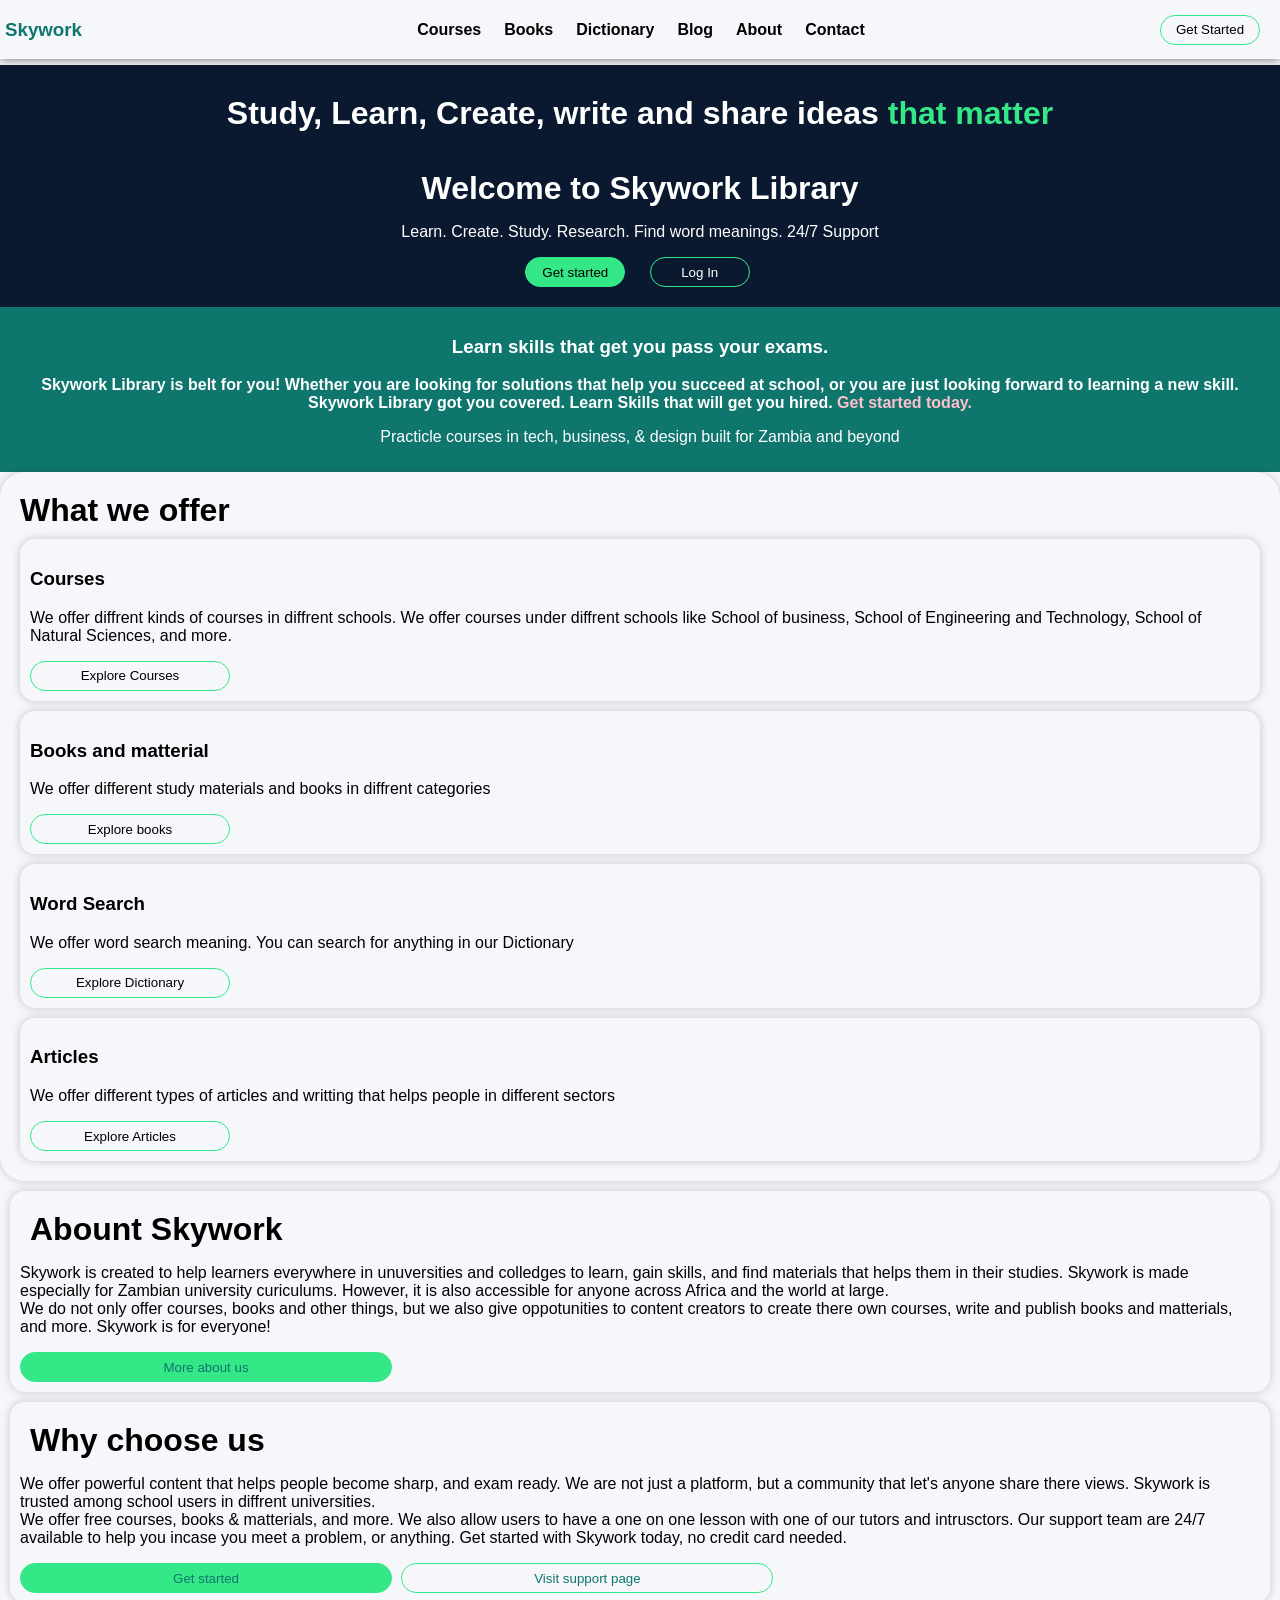
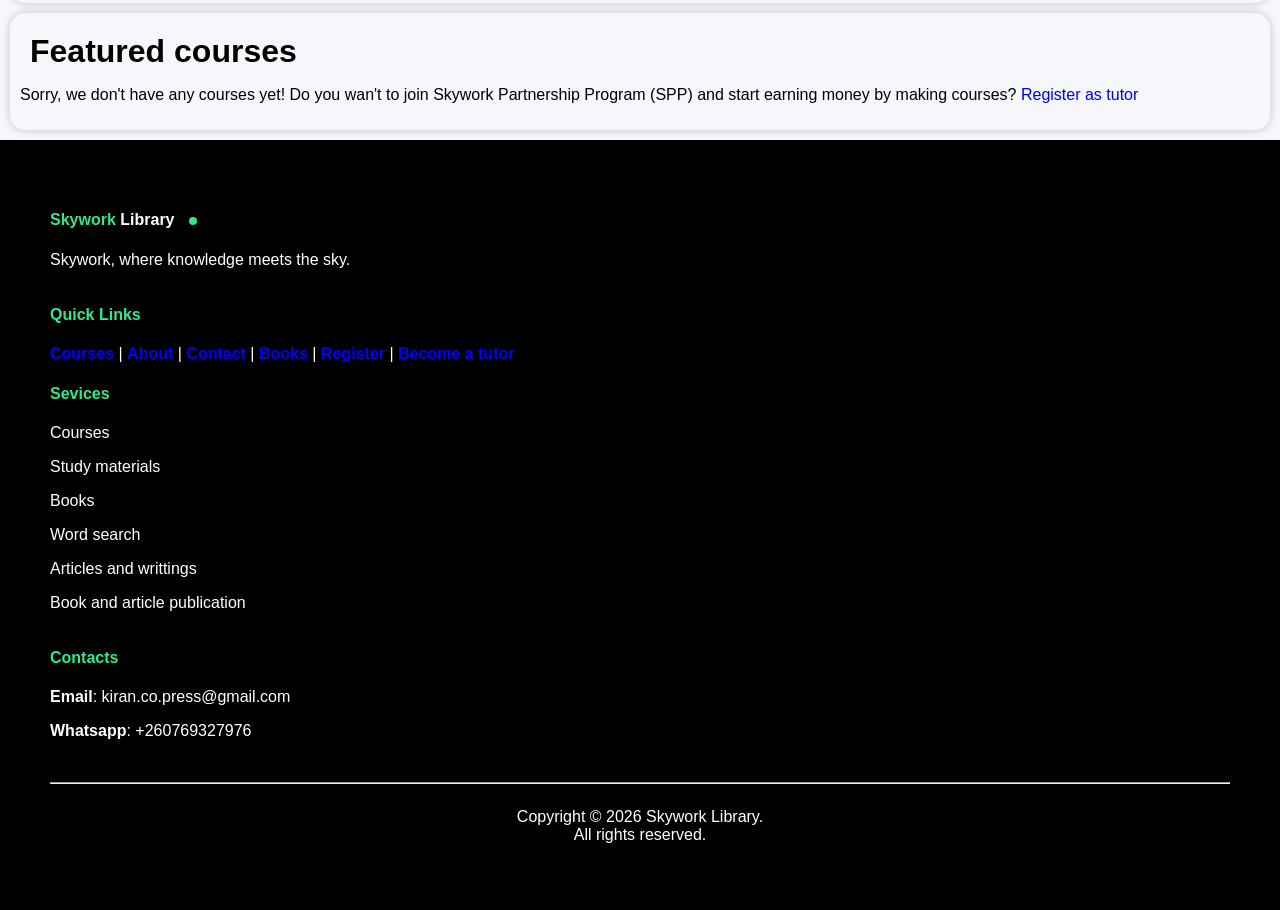
<file: index.html>
<!DOCTYPE html>
<html>
<head>
	<title>Skywork Library - Book & Course library</title>
    <meta name="viewport" content="width=device-width, initial-scale=1.0">
    <meta name="description" content="Skywork Library is a professional online...">
    <link rel="stylesheet" href="home.css">
</head>
<body>


<header>
    <nav>
    <h3 class="logo">Skywork </h3>
        <ul class="topBarMenu">
            <li><a href="courses.html">Courses</a></li> 
            <li><a href="books.html">Books</a></li> 
            <li><a href="dictionary.html">Dictionary</a></li> 
            <li><a href="blog.html">Blog</a></li>       
            <li><a href="about.html">About</a></li>                       
            <li><a href="contact.html">Contact</a></li>
        </ul>
         <div class="ham pointer">
            <span class="hamburger"></span>
            <span class="hamburger"></span>
            <span class="hamburger"></span>
            
        </div> 
<a href="signup.html"><button class="btn pointer menu-btn" id="getStarted">Get Started</button></a>
    </nav>
    
    
    <aside>
        <div class="hamclose">
          <h3><i>Quick Menu</i></h3>
           <div class="close pointer">
            <span class="hamburger"></span>
            <span class="hamburger"></span>
            <span class="hamburger"></span>
        </div>
       </div> 
         
                  <ul id="aside">   
            <li><a href="courses.html">Courses</a></li> 
            <li><a href="books.html">Books</a></li> 
            <li><a href="dictionary.html">Dictionary</a></li> 
            <li><a href="blog.html">Blog</a></li>       
            <li><a href="about.html">About</a></li>                       
            <li><a href="contact.html">Contact</a></li>
            
        </ul> <center>
       <a href="signup.html"> <button class="rl primary pointer">Create an account</button></a>
       <a href="login"> <button class="rl secondary pointer">Log in</button> </a>
        
        <b><p id="zulu"><span style="color: #35E887">Skywork</span> Library <span class="dot"></span>
        </p></b></center>
        
       </aside> 
    
 </header>   
    
<main>

<div class="intro">
<center>
    <h1>Study, Learn, Create, write and share ideas <span style="color: rgb(53, 232, 135)">that matter</span></h1><br>
    
    <h1>Welcome to <span id="one">Skywork </span><span id="two">Library</span></h1>
    <p>Learn. Create. Study. Research. Find word meanings. 24/7 Support</p> 
   <a href="signup.html"> <button class="btn primary" id="getStarted">Get started</button> </a>
   <a href="login.html"><button class="btn secondary">Log In</button></a>
    
<center>
</div>

<div id="first">
<center>
    <h3>Learn skills that get you pass your exams.</h3> <p><strong> Skywork Library is belt for you! Whether you are looking for solutions that help you succeed at school, or you are just looking forward to learning a new skill.<br> Skywork Library got you covered. Learn Skills that will get you hired. <span style="color: pink"> Get started today.</span></strong></p>
    
    <p>Practicle courses in tech, business, & design built for Zambia and beyond</p>
</center>
</div>
<div id="services">
<div class="services">

<h1>What we offer</h1>
<div class="card">
<h3> Courses </h3>
<p>We offer diffrent kinds of courses in diffrent schools. We offer courses under diffrent schools like School of business, School of Engineering and Technology, School of Natural Sciences, and more.</p>
<a href="courses.html"><button class="btn pointer">Explore Courses</button></a>
</div>
<div class="card">
<h3>Books and matterial</h3>
<p>We offer different study materials and books in diffrent categories</p>
<a href="books.html"><button class="btn pointer">Explore books </button></a>
</div>
<div class="card">
<h3>Word Search</h3>
<p>We offer word search meaning. You can search for anything in our Dictionary</p>
<a href="dictionary.html"><button class="btn pointer">Explore Dictionary </button></a>
</div>
<div class="card">
<h3>Articles</h3>
<p>We offer different types of articles and writting that helps people in different sectors</p>
<a href="articles.html"><button class="btn pointer">Explore Articles</button></a>
</div>
</div>
</div>



<div class="card ab" >
<h1>Abount Skywork</h1>
<p>Skywork is created to help learners everywhere in unuversities and colledges to learn, gain skills, and find materials that helps them in their studies. Skywork is made especially for Zambian university curiculums. However, it is also accessible for anyone across Africa and the world at large.<br> We do not only offer courses, books and other things, but we also give oppotunities to content creators to create there own courses, write and publish books and matterials, and more. Skywork is for everyone! </p>
<a href="about.html"><button class="btn primary">More about us</button> </a>
</div>


<div class="card ab"> <h1>Why choose us</h1>
<p>We offer powerful content that helps people become sharp, and exam ready. We are not just a platform, but a community that let's anyone share there views. Skywork is trusted among school users in diffrent universities. <br> We offer free courses, books & matterials, and more. We also allow users to have a one on one lesson with one of our tutors and intrusctors. Our support team are 24/7 available to help you incase you meet a problem, or anything. Get started with Skywork today, no credit card needed. </p>
<a href="signup.html"><button class="btn primary">Get started</button></a><a href="contact.html"> <button class="btn secondary">Visit support page</button></a>
</div>


<div class="card">
<h1>Featured courses</h1>
<p>Sorry, we don't have any courses yet! Do you wan't to join Skywork Partnership Program (SPP) and start earning money by making courses? <a href="tutor.html">Register as tutor</a></p>
</div>

</main>

   
<footer>
 <h4><span style="color: #35E887">Skywork</span> Library <span class="dot"></span></h4>
 <p>Skywork, where knowledge meets the sky.</p>
 <div class="solutions">
    <div id="quick">
    
        <h4 style="color:#35E887">Quick Links</h4>
       <a href="home.html" style="color:blue; font-weight: bold"> Courses</a> |
       <a href="about.html" style="color:blue; font-weight: bold"> About </a>|
       <a href="contact.html" style="color:blue; font-weight: bold"> Contact </a>|
       <a href="books.html" style="color:blue; font-weight: bold"> Books</a> |
       <a href="register.html" style="color:blue; font-weight: bold"> Register</a> |
       <a href="tutor.html" style="color:blue; font-weight: bold"> Become a tutor</a>
     </div>
    <div id="services"  >
        
        <h4 style="color:#35E887">Sevices</h4>
        <p>Courses</p>
        <p>Study materials</p>
        <p>Books</p>
        <p>Word search</p>
        <p>Articles and writtings</p>
        <p>Book and article publication</p>
     </div>
 
 
 </div>
 
 <h4 style="color:#35E887">Contacts </h4>
  <p><b>Email</b>: <a style="color: white" href="mailto: kiran.co.press@gmail.com?subject=Need%20Help" id="wats">kiran.co.press@gmail.com</a></p>
 <p><b>Whatsapp</b>: <a style="color: white" id="wats" href="https://wa.me/260769327976?text=Hello%20I%20need%20help%20with...">+260769327976</a></p><br><hr>
<center>
<p>Copyright &copy; 2026 Skywork Library. <br> All rights reserved.</p>
</center>
</footer>

<script src="sky.js"></script>
</body>
</html>
</file>
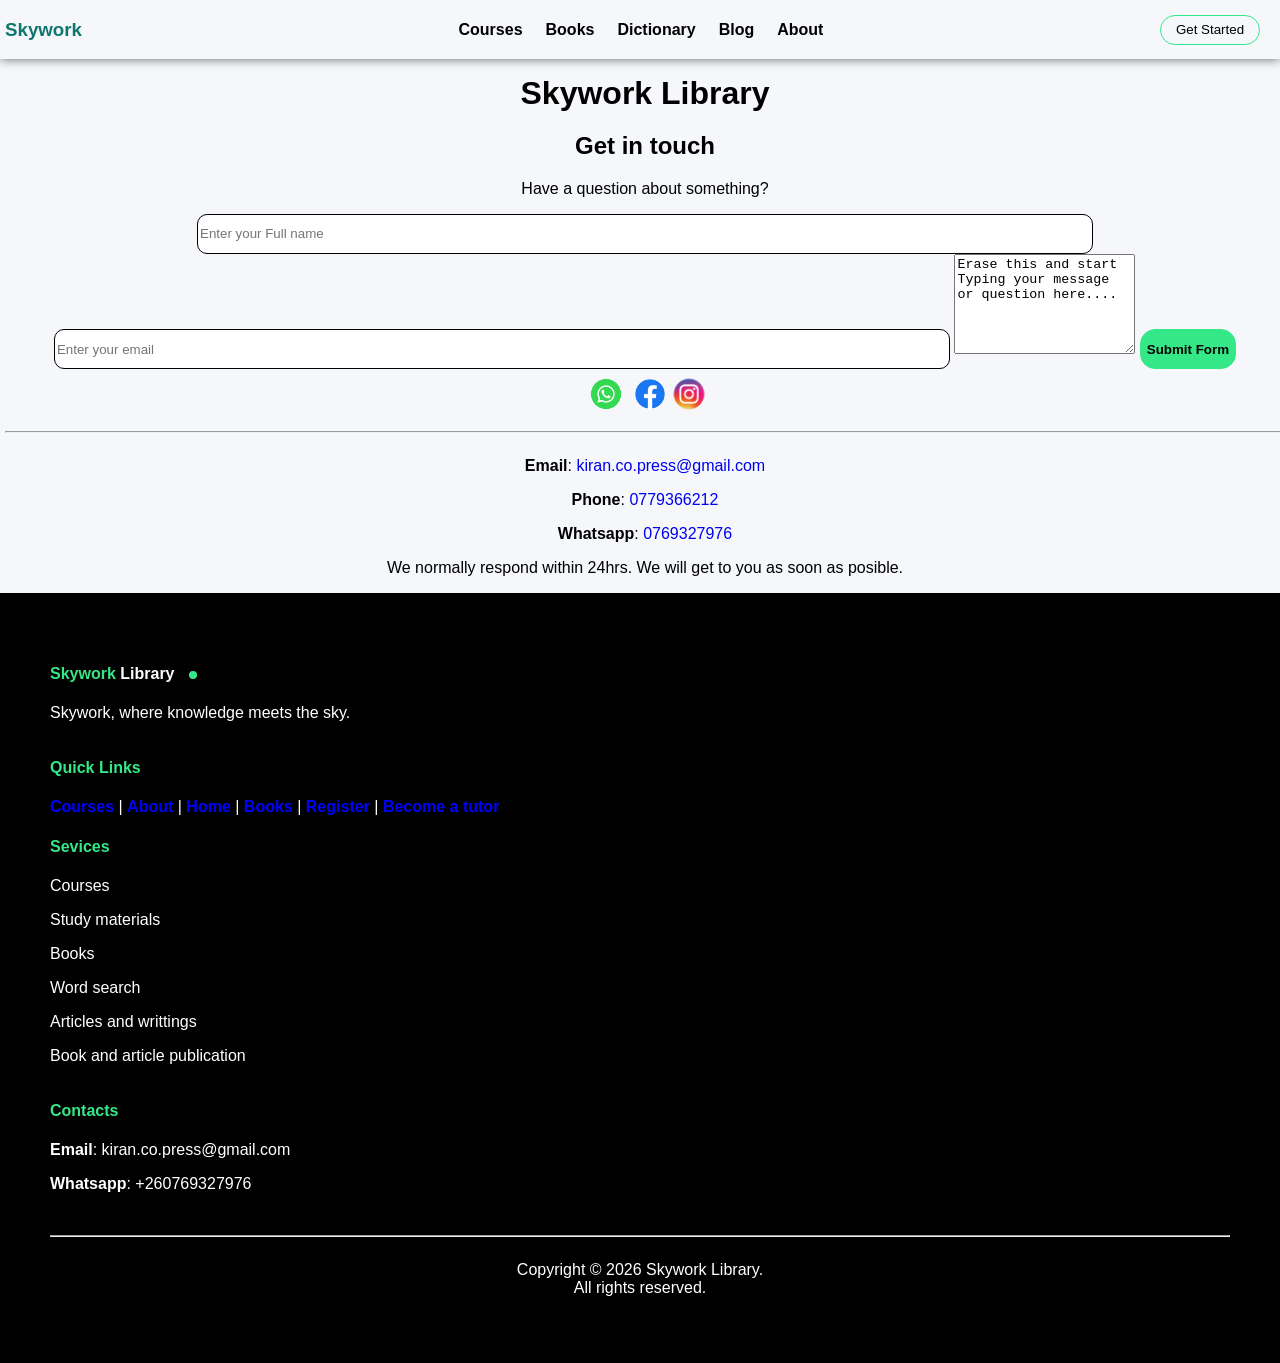
<file: contact.html>
<!DOCTYPE html>
<html>
<head>
	<title>Skywork Library | Contact us</title>
     <meta name="description" content="Paul Zulu is a Zambian Male author, web developer and digital defender who provides web development, graphic designing and book writting services.">
    <meta name="robots" content="index,follow">
    <meta name="viewport" content="width=device-width, initial-scale=1.0">
    
    <link rel="icon" type="image/png" href="./favicon.png">
    <link rel="stylesheet" href="./home.css">
    
</head>
<body>


<header>
    <nav>
    <h3 class="logo">Skywork </h3>
        <ul class="topBarMenu">
            <li><a href="courses.html">Courses</a></li> 
            <li><a href="books.html">Books</a></li> 
            <li><a href="dictionary.html">Dictionary</a></li> 
            <li><a href="blog.html">Blog</a></li>       
            <li><a href="about.html">About</a></li>                       
            
        </ul>
         <div class="ham pointer">
            <span class="hamburger"></span>
            <span class="hamburger"></span>
            <span class="hamburger"></span>
            
        </div> 
<a href="signup.html"><button class="btn pointer menu-btn" id="getStarted">Get Started</button></a>
    </nav>
    
    
    <aside>
        <div class="hamclose">
          <h3><i>Quick Menu</i></h3>
           <div class="close pointer">
            <span class="hamburger"></span>
            <span class="hamburger"></span>
            <span class="hamburger"></span>
        </div>
       </div> 
         
                  <ul id="aside">   
            <li><a href="courses.html">Courses</a></li> 
            <li><a href="books.html">Books</a></li> 
            <li><a href="dictionary.html">Dictionary</a></li> 
            <li><a href="contact.html">Home</a></li>
            <li><a href="blog.html">Blog</a></li>       
            <li><a href="about.html">About</a></li>                       
            
            
        </ul> <center>
       <a href="signup.html"> <button class="rl primary pointer">Create an account</button></a>
       <a href="login"> <button class="rl secondary pointer">Log in</button> </a>
        
        <b><p id="zulu"><span style="color: #35E887">Skywork</span> Library <span class="dot"></span>
        </p></b></center>
        
       </aside> 
    
 </header>  


<main>
 <center>
 <h1><span id="one">Skywork </span>Library</h1>
  <h2>Get in touch</h2>
 
    <p>Have a question about something?</p>
    
   
    <div class="form"> <form>
        <input type="text" placeholder="Enter your Full name" required>
        <input type="email" placeholder="Enter your email" required>
        <textarea placeholder="Enter a message or question you want to sent us..." required>Erase this and start Typing your message or question here....</textarea>
        <button id="submit" class="pointer">Submit Form</button>
    </form>
      <div class="social-icons">
  
  <a href="https://wa.me/260769327976"><image src="whatsapp.png" class="si" ></image></a>
 <a href="https://m.me/61572000681704"> <image src="facebook.jpg" class="si" id="fb"></image> </a>
 <a href="https://www.instagram.com/paulrayzulu"> <image src="instagram.png" class="si" id="ins"></image> </a>
  <hr>
  </div>
    </div>
    <p><b>Email</b>: <a href="mailto: kiran.co.press@gmail.com?subject=Need%20Help">kiran.co.press@gmail.com</a></p>
    <p><b>Phone</b>: <a href="tel:+260779366212">0779366212</a></p>
    <p><b>Whatsapp</b>: <a href="https://wa.me/260769327976?text=Hello%20I%20need%20help%20with...">0769327976</a></p>
    <p>We normally respond within 24hrs. We will get to you as soon as posible.</p>
</center>


</main>




   
<footer>
 <h4><span style="color: #35E887" id="two">Skywork</span> Library <span class="dot"></span></h4>
 <p>Skywork, where knowledge meets the sky.</p>
 <div class="solutions">
    <div id="quick">
    
        <h4 style="color:#35E887">Quick Links</h4>
       <a href="home.html" style="color:blue; font-weight: bold"> Courses</a> |
       <a href="about.html" style="color:blue; font-weight: bold"> About </a>|
       <a href="index.html" style="color:blue; font-weight: bold"> Home </a>|
       <a href="books.html" style="color:blue; font-weight: bold"> Books</a> |
       <a href="register.html" style="color:blue; font-weight: bold"> Register</a> |
       <a href="tutor.html" style="color:blue; font-weight: bold"> Become a tutor</a>
     </div>
    <div id="services"  >
        
        <h4 style="color:#35E887">Sevices</h4>
        <p>Courses</p>
        <p>Study materials</p>
        <p>Books</p>
        <p>Word search</p>
        <p>Articles and writtings</p>
        <p>Book and article publication</p>
     </div>
 
 
 </div>
 
 <h4 style="color:#35E887">Contacts </h4>
 <p><b>Email</b>: <a href="mailto: kiran.co.press@gmail.com?subject=Need%20Help" id="wats">kiran.co.press@gmail.com</a></p>
 <p><b>Whatsapp</b>: <a id="wats" href="https://wa.me/260769327976?text=Hello%20I%20need%20help%20with...">+260769327976</a></p><br><hr>
<center>
<p>Copyright &copy; 2026 Skywork Library. <br> All rights reserved.</p>
</center>
</footer>






<style>
main{
    margin-left: 5px;
}
#wats{
    color: white;
}
</style>
<script src="sky.js"></script>
</body>
</html>
</file>
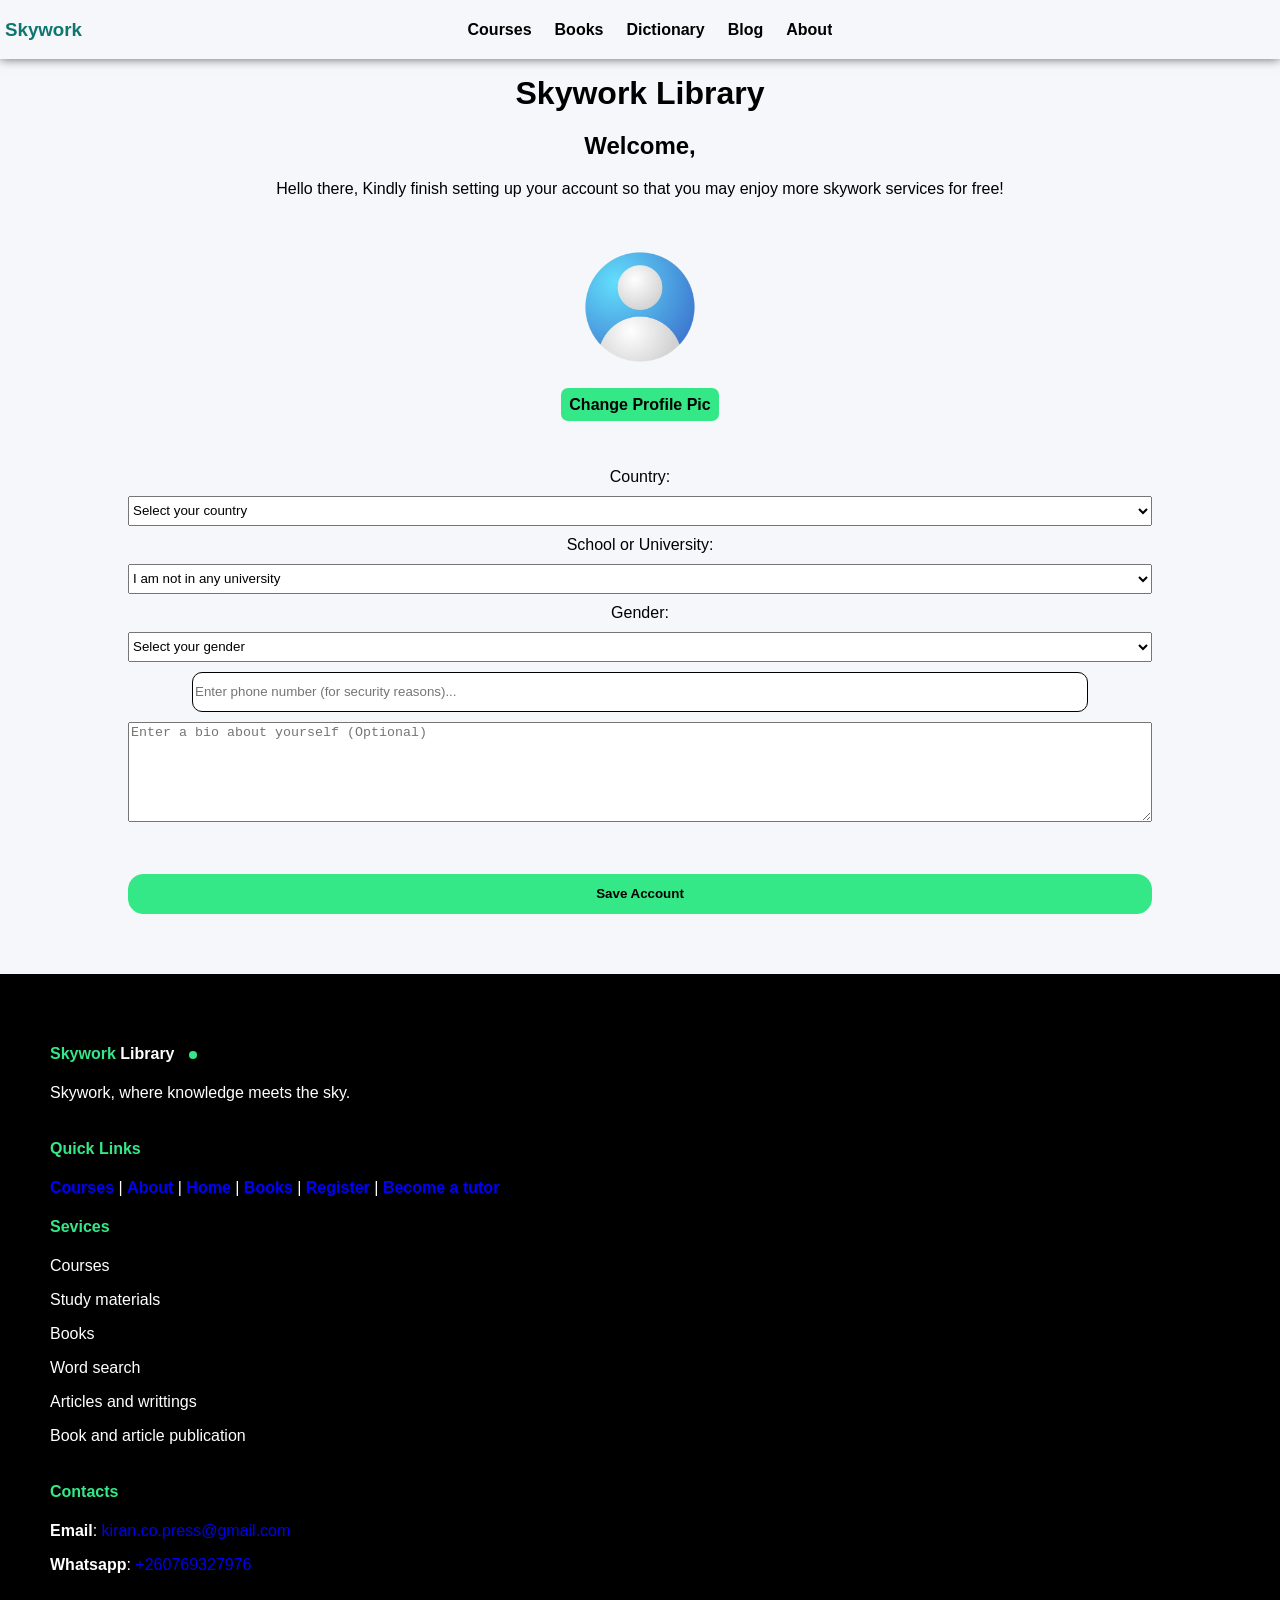
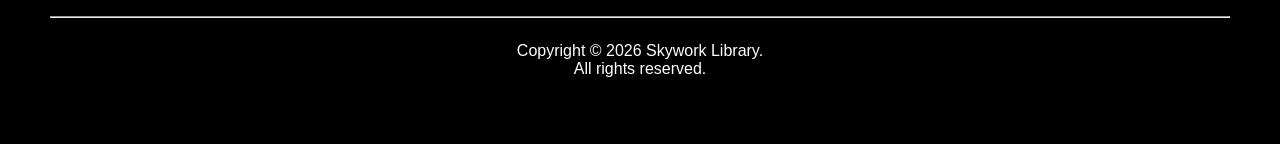
<file: getstarted.html>
<!DOCTYPE html>
<html>
<head>
	<title>Skywork Library | Get Started</title>
     <meta name="description" content="Get started with us by making an account. Create a Skywork Library account for free and in easy steps. ">
    <meta name="robots" content="index,follow">
    <meta name="viewport" content="width=device-width, initial-scale=1.0">
    
    <link rel="icon" type="image/png" href="./favicon.png">
    <link rel="stylesheet" href="./home.css">
    
</head>
<body>

<header>
    <nav>
    <h3 class="logo">Skywork </h3>
        <ul class="topBarMenu">
            <li><a href="courses.html">Courses</a></li> 
            <li><a href="books.html">Books</a></li> 
            <li><a href="dictionary.html">Dictionary</a></li> 
            <li><a href="blog.html">Blog</a></li>       
            <li><a href="about.html">About</a></li>                       
            
        </ul>
         <div class="ham pointer">
            <span class="hamburger"></span>
            <span class="hamburger"></span>
            <span class="hamburger"></span>
            
        </div> 
<button class="menu-btn" id="getStarted" style="opacity: 0;" disabled>Get started</button>
    </nav>
    
    
    <aside>
        <div class="hamclose">
          <h3><i>Quick Menu</i></h3>
           <div class="close pointer">
            <span class="hamburger"></span>
            <span class="hamburger"></span>
            <span class="hamburger"></span>
        </div>
       </div> 
         
                  <ul id="aside">   
            <li><a href="courses.html">Courses</a></li> 
            <li><a href="books.html">Books</a></li> 
            <li><a href="dictionary.html">Dictionary</a></li> 
            <li><a href="contact.html">Home</a></li>
            <li><a href="blog.html">Blog</a></li>       
            <li><a href="about.html">About</a></li>                       
            
            
        </ul> <center>
       <a href="signup.html"> <button class="rl primary pointer">Create an account</button></a>
       <a href="login"> <button class="rl secondary pointer">Log in</button> </a>
        
        <b><p id="zulu"><span style="color: #35E887">Skywork</span> Library <span class="dot"></span>
        </p></b></center>
        
       </aside> 
    
 </header>  
 
 <main>
 <center>
 
 <h1><span id="one">Skywork </span>Library</h1>
  <h2>Welcome, <span class="userin"></span></h2>
 <p>Hello there, Kindly finish setting up your account so that you may enjoy more skywork services for free!</p><br>
  
   <image src="defaultProfile.png" alt="profilePic" class="profilePic"></image><br>
   <label class="pointer" id="changeProfile" for="imageIn">Change Profile Pic</label><br><br>
   
   
   <input type="file" accept=".jpg, .jpeg, .png" id="imageIn" hidden><br><br>
   
 <div class="form"> <div id="form">
 
  
  
  
  <label for="country">Country:</label>
  <select id="country">
    <option value="">Select your country</option>
    <option value="zambia">Zambia</option>
    <option value="South Africa">South Africa</option>
    <option value="nigeria">Nigeria</option>
    <option value="zimbabwe">Zimbabwe</option>
    <option value="botswana">Botswana</option>
    <option value="usa">United States of America</option>
    <option value="uk">United Kingdom</option>
    <option value="other">Other</option>
  </select>
  
    
  <label for="university">School or University:</label>
  <select id="university">
    <option value="none">I am not in any university</option>
    <option value="unza">University of Zambia</option>
    <option value="cbu">Coperbelt University</option>
    <option value="mu">Mulungushi University</option>
    <option value="knu">Nkrumah University</option>
    <option value="chalimbana">Chalimbana University</option>
    <option value="mukuba">Mukuba University</option>
    <option value="zut">ZUT</option>
    <option value="other">Other</option>
  </select>
  
    
  <label for="gender">Gender:</label>
  <select id="country">
    <option value="">Select your gender</option>
    <option value="m">Male</option>
    
    <option value="f">Female</option>
  </select>
  
  <input type="tel" 
         name="phone"
         pattern="[0-9]{10}"
         maxlength="10"
         inputmode="numeric"
         required
         placeholder="Enter phone number (for security reasons)...">
  <textarea placeholder="Enter a bio about yourself (Optional)"></textarea>
 
  
  
  
  

    <p id="error"></p>
    <span class="dot loader"></span>
    
  <button class="create pointer"><b>Save Account</b></button>
  
  <p></p>
 </div>
 </div> 
  </center>
  </main>
 
 <br>
 
 
 <footer>
 <h4><span style="color: #35E887" id="two">Skywork</span> Library <span class="dot"></span></h4>
 <p>Skywork, where knowledge meets the sky.</p>
 <div class="solutions">
    <div id="quick">
    
        <h4 style="color:#35E887">Quick Links</h4>
       <a href="home.html" style="color:blue; font-weight: bold"> Courses</a> |
       <a href="about.html" style="color:blue; font-weight: bold"> About </a>|
       <a href="index.html" style="color:blue; font-weight: bold"> Home </a>|
       <a href="books.html" style="color:blue; font-weight: bold"> Books</a> |
       <a href="register.html" style="color:blue; font-weight: bold"> Register</a> |
       <a href="tutor.html" style="color:blue; font-weight: bold"> Become a tutor</a>
     </div>
    <div id="services"  >
        
        <h4 style="color:#35E887">Sevices</h4>
        <p>Courses</p>
        <p>Study materials</p>
        <p>Books</p>
        <p>Word search</p>
        <p>Articles and writtings</p>
        <p>Book and article publication</p>
     </div>
 
 
 </div>
 
 <h4 style="color:#35E887">Contacts </h4>
 <p><b>Email</b>: <a href="mailto: kiran.co.press@gmail.com?subject=Need%20Help" id="wats">kiran.co.press@gmail.com</a></p>
 <p><b>Whatsapp</b>: <a id="wats" href="https://wa.me/260769327976?text=Hello%20I%20need%20help%20with...">+260769327976</a></p><br><hr>
<center>
<p>Copyright &copy; 2026 Skywork Library. <br> All rights reserved.</p>
</center>
</footer>

<script  src="sky.js"></script>
<script src="getstarted.js"></script>

</body>
</html>


</body>
</html>
</file>
<file: home.css>
body{
    margin: 0;
    color: black;
    background: #F5F7FB;
    box-sizing: border-box;
   font-family: Arial;
   
}

* {
    box-sizing: border-box;
    overflow-x: hidden;
}
.pointer{
    cursor: pointer;
}
.dot{
    display: inline-block;
   width: 8px;
   height: 8px;
   border-radius: 50%;
   margin-left: 10px;
   background: #35E887; 
   animation: pulse 1s infinite;
    }
    
    
    @keyframes pulse{
        0%{
        transform: scale(1);
        opacity: 1;
        }
        50%{
             transform: scale(1.5);
             opacity: 0.5;
        }
        100%{
            transform: scale(1);
            opacity: 1;
        }
    }
    
    
.logo{
    font-weight: bold;
    color: /*rgb(53, 232, 135)*/ #0F766E;
    margin-left: 5px;
    cursor: pointer;
}

nav{
    width: 100vw;
    background: #F5F7FB;;
    position: fixed;
    top: 0;
    display: flex;
    flex-direction: row;
    align-items: center;
    justify-content: space-between;
    box-shadow: 0 0 10px rgba(0,0,0,0.6);
    z-index: 999;
    transition: 0.6s ease-in-out;
}

.hideTop{
    transform: translateY(-100%);
}

ul{
    display: flex;
    flex-direction: row;
    align-items: center;
    gap: 23px;
    font-weight: bold;
    list-style: none;
    cursor: pointer;
}
.btn{
    width: 100px;
    height: 30px;
    margin-right: 5px;
    background: none;
    border: 1.5px solid rgb(53, 232, 135);
    border-radius: 15px;
    cursor: pointer;
}
#getStarted{
    margin-right: 20px;
}
main{
    margin-top: 65px;
    width: 100vw;
    
}



.intro{
    width: 100vw;
    padding: 20px;
    background: #0A192F;
    color: white;
}


.me1{
    color: rgb(53, 232, 135);
}
.me2{
    color: gold;
}

.primary{
    background: rgb(53, 232, 135);
    color: black;
}
.secondary{
    background: none;
    color: white;
}


#first{
    width: 100vw;
    padding: 10px;
    margin: 0;
    background: #0F766E;
    color: white;
}

.services{
    width: 100%;
    padding: 10px;
}
.card{
    
    margin: 10px;
    padding: 10px;
    border-radius: 15px;
    box-shadow: 0 0 10px rgba(0,0,0,0.2);
}
.services button{
    width: 200px;
}

#services{
   box-shadow: 0 0 10px rgba(0,0,0,0.2);
   width: 100vw;
   border-radius: 25px;
}

footer{
    width: 100vw;
    background: black;
    color: white;
    padding: 50px;
}
a{
    text-decoration: none;
   
}
main h1{
    margin: 10px;
}
.ab button{
    width: 30%;
    color: #0F766E;
}






.ham{
    position: absolute;
    right: 3px;
    transition: 1s;
}
.hamburger{
    width: 25px;
    height: 3px;
    background: #35E887;
    margin: 3px;
    border-radius: 3px;
    display: none;
    transition: 1s;
    margin-right: 15px;
    
}
aside{
    height: 100vh;
    height: 100dvh;
    width: 100%;
    position: fixed;
    top:0;
    right:-100vw;
    background:  #0A192F;
    color: white;
    padding: 10px;
    transition: 0.6s ease-in-out;
    z-index: 1001;
    
    
}

.close span:nth-child(1){
    top: 10px;
    position: relative;
    transform: rotate(50deg);
}

.close span:nth-child(2){
    opacity: 0;
}
.close span:nth-child(3){
   
    transform: rotate(-50deg);
}

.showMenu{
    right: 0;
    top: 0;
}


.close{
    position: absolute;
    right: 3px;
    padding: 6px;
}
.hamclose{
    display: flex;
    flex-direction: row;
    justify-content: space-between;
    align-content: center;
}

#aside{
    
    display: flex;
    flex-direction: column;
    color: white;
    margin-top: 50px;
    align-items: center;
    font-size: 20px;
    gap: 30px;
    
}

#aside a{
    color: white;
}


.rl{
    border: 1px solid #35E887;
    width: 70vw;
    padding: 10px;
    margin: 5px;
    border-radius: 10px;
}

.topBarMenu a{
    transition: 1s ease;
    color: black;
}
.colorChange a{
    color: #35E887;
}



/* Contacts */
.form{
    width: 100%;
}

#form {
    display: flex;
    flex-direction: column;
    width: 80%;
    gap: 10px;
    
   
    
}
.form input{
    height: 40px;
    border-radius: 10px;
    width: 70vw;
    margin: auto;
    border: 1px solid black;
}
textarea {
    height: 100px;
}

#submit{
    background: #35E887;
    height: 40px;
    font-weight: bold;
    border-radius: 15px;
    border: 1px solid #35E887;
}

.si{
    width: 50px;
}
#ins{
    width: 40px;
    margin-bottom: 5px;
}
#fb{
    border-radius: 50%;
    width: 30px;
    height: 30px;
    margin-bottom: 10px;
}    


.create{
    height: 40px;
    background: #35E887;
    border: 1px solid #35E887;
    border-radius: 15px;
}


.loader{
    margin: auto;
    width: 15px;
    height: 15px;
    display: none;
}


/* Finish setting up account */

.profilePic{
    width: 150px;
    height: 150px;
    border-radius: 50%;
    margin-bottom: 10px;
    
}
select{
    height: 30px;
    cursor: pointer;
}
#changeProfile{
    background: #35E887;
    border-radius: 7px;
    padding: 8px;
    font-weight: bold;
    
    
}


/* Media queries */

 @media(max-width: 670px){
        .menu-btn{
            display: none;
        }
        .topBarMenu{
            display: none;
        }
        .hamburger{
            display: block;
        }
        
        
         
        }
</file>
